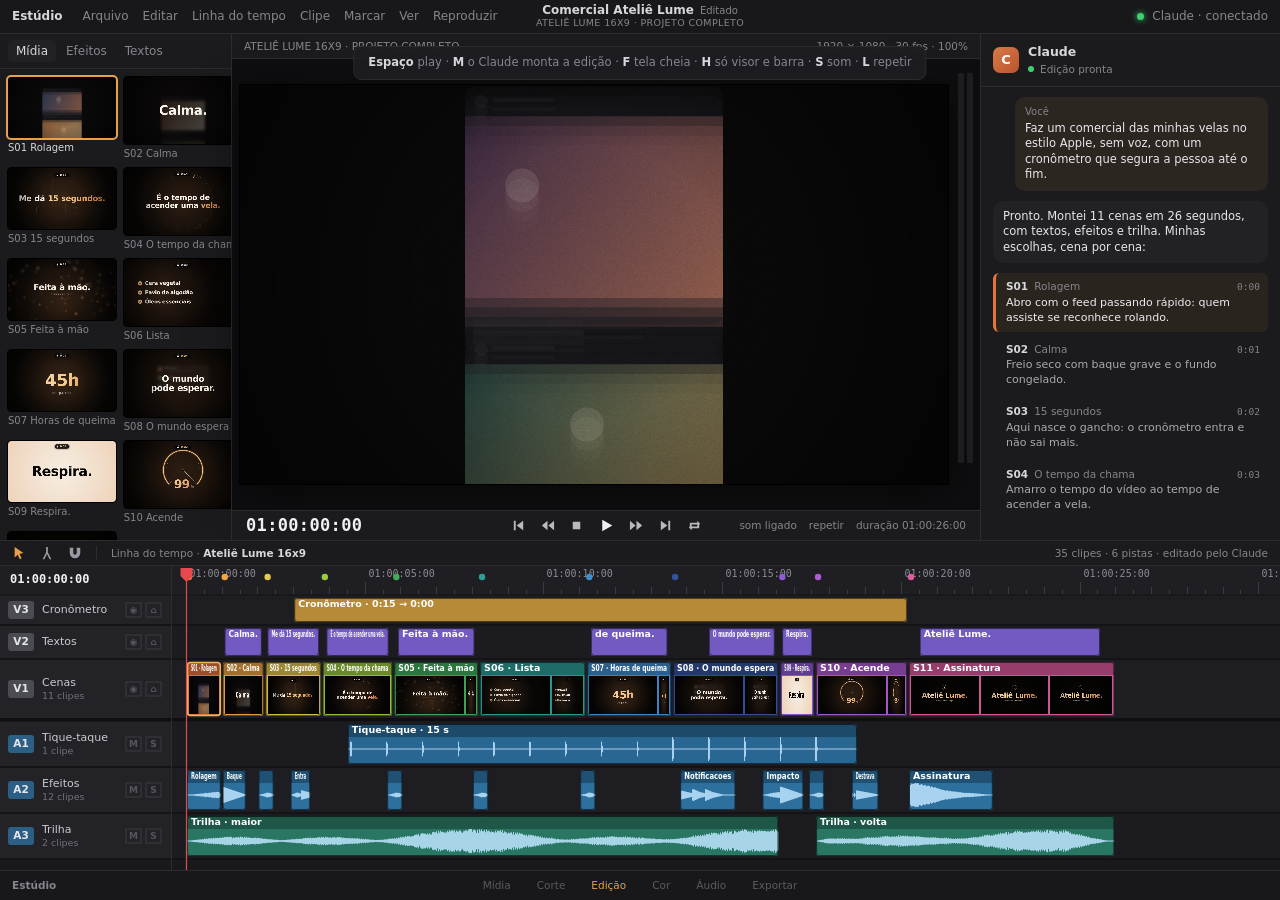
<file: assets/comercial/estudio.html>
<!doctype html>
<!-- Motor do "Estúdio de edição", skill gratuita de Amanda Diniz (Divos da IA), adaptado ao edvid em 2026-10-17:
     fontes locais (fontes.arquivos), exportação direta em MP4 (#exportar) e quadros de conferência (#tempos).
     A ficha é escrita por helpers/comercial.py; não edite o PROJETO à mão. -->
<html lang="pt-BR">
<head>
<meta charset="utf-8">
<meta name="viewport" content="width=device-width, initial-scale=1">
<title>Estúdio edvid</title>
<link rel="icon" href="data:,">
<style>
  :root {
    --fundo: #121214; --painel: #1b1b1e; --painel2: #222226; --borda: #2b2b30;
    --texto: #d6d6db; --suave: #85858e; --fraco: #5a5a62; --ativo: #e9a04b; --play: #e5484d;
  }
  * { box-sizing: border-box; margin: 0; padding: 0; }
  html, body { height: 100%; background: var(--fundo); color: var(--texto); overflow: hidden;
    font: 12px/1.35 system-ui, -apple-system, "Segoe UI", Roboto, Arial, sans-serif; user-select: none; }
  body.sem-cursor, body.sem-cursor * { cursor: none !important; }
  #app { display: grid; grid-template-rows: 34px minmax(0, 1fr) auto 30px; height: 100vh; }

  header { display: grid; grid-template-columns: 1fr auto 1fr; align-items: center; padding: 0 12px; background: #18181b; border-bottom: 1px solid var(--borda); }
  header .menus { display: flex; gap: 14px; color: var(--suave); white-space: nowrap; overflow: hidden; }
  header .menus b { color: var(--texto); font-weight: 600; margin-right: 6px; }
  header .titulo { text-align: center; line-height: 1.15; }
  header .titulo strong { font-weight: 600; font-size: 12px; }
  header .titulo span { color: var(--suave); font-size: 10px; margin-left: 6px; }
  header .titulo small { display: block; color: var(--suave); font-size: 9.5px; letter-spacing: .04em; }
  header .estado { justify-self: end; display: flex; align-items: center; gap: 8px; color: var(--suave); }
  header .estado i { width: 7px; height: 7px; border-radius: 50%; background: #3ecf6e; box-shadow: 0 0 6px #3ecf6e; }

  #meio { display: grid; grid-template-columns: 232px minmax(0, 1fr) 300px; min-height: 0; }
  body.limpo #meio { grid-template-columns: minmax(0, 1fr); }
  body.limpo #meio > aside { display: none !important; }
  .lateral { background: var(--painel); border-right: 1px solid var(--borda); display: flex; flex-direction: column; min-height: 0; }
  .lateral.dir { border-right: 0; border-left: 1px solid var(--borda); }
  .abas { display: flex; gap: 2px; padding: 6px 8px; border-bottom: 1px solid var(--borda); }
  .abas span { padding: 3px 8px; border-radius: 4px; color: var(--suave); }
  .abas span.on { background: var(--painel2); color: var(--texto); }
  #midia { padding: 8px; display: grid; grid-template-columns: 1fr 1fr; gap: 8px; overflow: hidden; align-content: start; }
  #midia .item { cursor: pointer; }
  #midia canvas { width: 100%; aspect-ratio: 16/9; border-radius: 3px; display: block; outline: 1px solid #000; }
  #midia .item.on canvas { outline: 2px solid var(--ativo); }
  #midia .item p { font-size: 10px; color: var(--suave); margin-top: 3px; white-space: nowrap; overflow: hidden; text-overflow: ellipsis; }
  #midia .item.on p { color: var(--texto); }
  #midia .som { grid-column: span 2; display: flex; align-items: center; gap: 8px; padding: 5px 6px; background: var(--painel2); border-radius: 4px; color: var(--suave); font-size: 10.5px; }
  #midia .som i { width: 22px; height: 16px; border-radius: 3px; display: inline-block; }

  #centro { display: flex; flex-direction: column; min-width: 0; min-height: 0; background: #0e0e10; }
  .barra-visor { display: flex; justify-content: space-between; align-items: center; padding: 5px 12px; color: var(--suave); font-size: 10.5px; background: var(--painel); border-bottom: 1px solid var(--borda); }
  #palco { flex: 1; min-height: 0; display: flex; align-items: center; justify-content: center; gap: 10px; padding: 10px; }
  #visor { background: #000; display: block; box-shadow: 0 0 0 1px #000, 0 10px 40px rgba(0,0,0,.5); }
  #medidor { display: flex; gap: 3px; align-self: stretch; padding: 4px 0; }
  #medidor div { width: 6px; background: #1d1d20; border-radius: 1px; position: relative; overflow: hidden; }
  #medidor div i { position: absolute; left: 0; right: 0; bottom: 0; background: linear-gradient(to top, #3fbf6a 0%, #3fbf6a 65%, #e8c547 82%, #e5484d 100%); background-size: 100% var(--alto); background-position: bottom; }
  .transporte { display: grid; grid-template-columns: 1fr auto 1fr; align-items: center; padding: 6px 14px; background: var(--painel); border-top: 1px solid var(--borda); }
  #tc { font: 600 17px/1 ui-monospace, "SF Mono", Menlo, Consolas, monospace; color: #f0f0f2; letter-spacing: .02em; }
  .botoes { display: flex; gap: 14px; align-items: center; }
  .botoes span { cursor: pointer; }
  .botoes svg { width: 15px; height: 15px; fill: #b9b9c0; display: block; }
  .botoes .play svg { width: 17px; height: 17px; fill: #f0f0f2; }
  body.tocando .botoes .play svg { fill: var(--play); }
  .transporte .dir { justify-self: end; display: flex; gap: 12px; color: var(--suave); font-size: 10.5px; align-items: center; }
  .transporte .dir .on { color: var(--ativo); }

  #claude { display: flex; flex-direction: column; min-height: 0; }
  .cab-claude { display: flex; align-items: center; gap: 9px; padding: 10px 12px; border-bottom: 1px solid var(--borda); }
  .cab-claude .av { width: 26px; height: 26px; border-radius: 7px; background: linear-gradient(135deg, #d97b4a, #b9542d); display: grid; place-items: center; color: #fff; font-weight: 700; font-size: 13px; }
  .cab-claude strong { font-size: 12.5px; font-weight: 600; }
  #status { font-size: 10.5px; color: var(--suave); margin-top: 1px; display: flex; align-items: center; gap: 6px; }
  #status i { width: 6px; height: 6px; border-radius: 50%; background: #3ecf6e; }
  body.montando #status i { background: var(--ativo); animation: pisca .6s infinite alternate; }
  @keyframes pisca { to { opacity: .2; } }
  #conversa { flex: 1; overflow: hidden; padding: 10px 12px; display: flex; flex-direction: column; gap: 10px; }
  .balao { background: var(--painel2); border-radius: 10px; padding: 8px 10px; font-size: 11.5px; color: #e6e6ea; }
  .balao.voce { align-self: flex-end; background: #2c2620; max-width: 92%; }
  .balao.voce b { display: block; font-size: 10px; color: var(--suave); font-weight: 500; margin-bottom: 2px; }
  #notas { list-style: none; display: flex; flex-direction: column; gap: 4px; overflow: hidden; }
  #notas li { padding: 6px 8px 6px 10px; border-radius: 6px; border-left: 3px solid transparent; transition: background .15s; cursor: pointer; }
  #notas li .topo { display: flex; gap: 6px; align-items: baseline; font-size: 10.5px; color: var(--suave); }
  #notas li .topo b { color: var(--texto); font-weight: 600; }
  #notas li .topo s { text-decoration: none; margin-left: auto; font-family: ui-monospace, Menlo, monospace; font-size: 9.5px; }
  #notas li p { font-size: 11px; color: #a9a9b1; margin-top: 2px; }
  #notas li.on { background: #2a241e; border-left-color: var(--cor, var(--ativo)); }
  #notas li.on p { color: #ececf0; }
  body.montando #notas li { display: none; }
  body.montando #notas li.pronta { display: block; animation: entra .25s ease-out; }
  @keyframes entra { from { opacity: 0; transform: translateY(6px); } }

  #linha { background: var(--painel); border-top: 1px solid var(--borda); }
  .ferramentas { display: flex; align-items: center; gap: 14px; padding: 5px 12px; border-bottom: 1px solid var(--borda); color: var(--suave); font-size: 10.5px; }
  .ferramentas svg { width: 14px; height: 14px; fill: #9a9aa2; display: block; }
  .ferramentas .on svg { fill: var(--ativo); }
  .ferramentas .sep { width: 1px; height: 14px; background: var(--borda); }
  .ferramentas .fim { margin-left: auto; }
  #tl { display: block; width: 100%; height: 300px; cursor: text; }
  footer { display: flex; justify-content: center; align-items: center; gap: 26px; background: #18181b; border-top: 1px solid var(--borda); color: var(--fraco); font-size: 10.5px; position: relative; }
  footer span.on { color: var(--ativo); }
  footer b { position: absolute; left: 12px; color: var(--suave); font-weight: 600; }
  #dica { position: fixed; left: 50%; top: 46px; transform: translateX(-50%); background: rgba(30,30,34,.96); border: 1px solid var(--borda); padding: 8px 14px; border-radius: 8px; color: var(--suave); font-size: 11.5px; transition: opacity .6s; z-index: 5; white-space: nowrap; }
  #dica b { color: var(--texto); }
  #carregando { position: fixed; inset: 0; display: grid; place-items: center; background: var(--fundo); color: var(--suave); z-index: 20; font-size: 13px; }
</style>
</head>
<body>
<div id="carregando">montando o estúdio…</div>
<div id="app">
  <header>
    <div class="menus"><b id="nomeEstudio">Estúdio</b><span>Arquivo</span><span>Editar</span><span>Linha do tempo</span><span>Clipe</span><span>Marcar</span><span>Ver</span><span>Reproduzir</span></div>
    <div class="titulo"><strong id="nomeProjeto"></strong><span>Editado</span><small id="subProjeto"></small></div>
    <div class="estado"><i></i><span>Claude · conectado</span></div>
  </header>
  <div id="meio">
    <aside class="lateral">
      <div class="abas"><span class="on">Mídia</span><span>Efeitos</span><span>Textos</span></div>
      <div id="midia"></div>
    </aside>
    <section id="centro">
      <div class="barra-visor"><span id="nomeLinha"></span><span>1920 × 1080 · 30 fps · 100%</span></div>
      <div id="palco">
        <canvas id="visor" width="1920" height="1080"></canvas>
        <div id="medidor"><div><i></i></div><div><i></i></div></div>
      </div>
      <div class="transporte">
        <div id="tc">01:00:00:00</div>
        <div class="botoes">
          <span data-acao="inicio"><svg viewBox="0 0 16 16"><path d="M3 3h2v10H3zM13 3v10L6 8z"/></svg></span>
          <span data-acao="volta"><svg viewBox="0 0 16 16"><path d="M8 3v10L2 8zM15 3v10L9 8z"/></svg></span>
          <span data-acao="parar"><svg viewBox="0 0 16 16"><path d="M4 4h8v8H4z"/></svg></span>
          <span data-acao="play" class="play"><svg viewBox="0 0 16 16"><path id="iconePlay" d="M4 2.5v11L13.5 8z"/></svg></span>
          <span data-acao="avanca"><svg viewBox="0 0 16 16"><path d="M1 3v10l6-5zM8 3v10l6-5z"/></svg></span>
          <span data-acao="fim"><svg viewBox="0 0 16 16"><path d="M11 3h2v10h-2zM3 3v10l7-5z"/></svg></span>
          <span data-acao="repetir"><svg viewBox="0 0 16 16"><path d="M4 5h7V3l3 3-3 3V7H5v2H3V6a1 1 0 0 1 1-1zm8 6H5v2l-3-3 3-3v2h6V7h2v3a1 1 0 0 1-1 1z"/></svg></span>
        </div>
        <div class="dir"><span id="rotSom">som ligado</span><span id="rotRep">repetir</span><span id="duracaoTotal"></span></div>
      </div>
    </section>
    <aside class="lateral dir" id="claude">
      <div class="cab-claude">
        <div class="av">C</div>
        <div><strong>Claude</strong><div id="status"><i></i><span id="statusTxt">Edição pronta</span></div></div>
      </div>
      <div id="conversa">
        <div class="balao voce"><b>Você</b><span id="pedido"></span></div>
        <div class="balao" id="resumo"></div>
        <ul id="notas"></ul>
      </div>
    </aside>
  </div>
  <section id="linha">
    <div class="ferramentas">
      <span class="on"><svg viewBox="0 0 16 16"><path d="M3 1l10 7-4.5 1L11 14l-2 1-2.5-5L3 13z"/></svg></span>
      <span><svg viewBox="0 0 16 16"><path d="M7 1h2v6l4 8h-2L8 9l-3 6H3l4-8z"/></svg></span>
      <span><svg viewBox="0 0 16 16"><path d="M2 2h4v6a2 2 0 0 0 4 0V2h4v6a6 6 0 0 1-12 0z"/></svg></span>
      <span class="sep"></span>
      <span>Linha do tempo · <b id="nomeLinha2" style="font-weight:600;color:#d6d6db"></b></span>
      <span class="fim" id="infoClipes"></span>
    </div>
    <canvas id="tl"></canvas>
  </section>
  <footer>
    <b id="rodape">Estúdio</b>
    <span>Mídia</span><span>Corte</span><span class="on">Edição</span><span>Cor</span><span>Áudio</span><span>Exportar</span>
  </footer>
</div>
<div id="dica"><b>Espaço</b> play · <b>M</b> o Claude monta a edição · <b>F</b> tela cheia · <b>H</b> só visor e barra · <b>S</b> som · <b>L</b> repetir</div>

<script>
// =====================================================================================
// A FICHA DO COMERCIAL. É a única parte que muda de um comercial pro outro.
// O formato de cada campo e o catálogo de cenas estão em referencias/ficha.md da skill.
// =====================================================================================
const PROJETO = /*PROJETO*/{
  "estudio": "Estúdio",
  "marca": "Ateliê Lume",
  "titulo": "Comercial Ateliê Lume",
  "pedido": "Faz um comercial das minhas velas no estilo Apple, sem voz, com um cronômetro que segura a pessoa até o fim.",
  "duracao": 26,
  "cores": { "fundo": "#0a0807", "texto": "#fbf4ea", "destaque": "#f3c98b", "acento": "#d9894a", "suave": "#b8a99a", "claro": "#f6ecdf" },
  "fontes": { "titulo": "Inter", "peso": 600, "texto": "Inter" },
  "cronometro": { "segundos": 15, "aparece": 3.0, "comeca": 3.6, "zera": 18.6, "some": 20.2 },
  "trilha": { "tom": "maior", "volume": 0.16, "pausa": [16.6, 17.6] },
  "imagens": {},
  "cenas": [
    { "id": "S01", "nome": "Rolagem", "tipo": "rolagem", "ini": 0, "fim": 1.0, "nota": "Abro com o feed passando rápido: quem assiste se reconhece rolando." },
    { "id": "S02", "nome": "Calma", "tipo": "rolagem", "ini": 1.0, "fim": 2.2, "params": { "parado": true }, "nota": "Freio seco com baque grave e o fundo congelado." },
    { "id": "S03", "nome": "15 segundos", "tipo": "numero", "ini": 2.2, "fim": 3.8, "params": { "texto": "15" }, "nota": "Aqui nasce o gancho: o cronômetro entra e não sai mais." },
    { "id": "S04", "nome": "O tempo da chama", "tipo": "anel", "ini": 3.8, "fim": 5.8, "params": { "marcas": 15, "progresso": "cronometro" }, "nota": "Amarro o tempo do vídeo ao tempo de acender a vela." },
    { "id": "S05", "nome": "Feita à mão", "tipo": "particulas", "ini": 5.8, "fim": 8.2, "nota": "Brilhos lentos, como a luz de uma chama." },
    { "id": "S06", "nome": "Lista", "tipo": "lista", "ini": 8.2, "fim": 11.2, "params": { "itens": ["Cera vegetal", "Pavio de algodão", "Óleos essenciais"] }, "nota": "Três provas curtas em vez de um parágrafo." },
    { "id": "S07", "nome": "Horas de queima", "tipo": "contador", "ini": 11.2, "fim": 13.6, "params": { "ate": 45, "sufixo": "h" }, "nota": "O número vira o título." },
    { "id": "S08", "nome": "O mundo espera", "tipo": "notificacoes", "ini": 13.6, "fim": 16.6, "params": { "itens": [["Mensagens", "12 novas mensagens no grupo"], ["Agenda", "Reunião em 5 minutos"], ["E-mail", "Re: proposta (urgente)"]] }, "nota": "Quebro o ritmo com o barulho do dia." },
    { "id": "S09", "nome": "Respira.", "tipo": "fundo", "ini": 16.6, "fim": 17.6, "params": { "estilo": "claro" }, "nota": "Inverto as cores: fundo claro e uma palavra." },
    { "id": "S10", "nome": "Acende", "tipo": "medidor", "ini": 17.6, "fim": 20.2, "params": { "valor": 100, "max": 100, "unidade": "%", "rotulo": "presença" }, "nota": "O ponteiro fecha junto com o cronômetro." },
    { "id": "S11", "nome": "Assinatura", "tipo": "assinatura", "ini": 20.2, "fim": 26, "params": { "monograma": "L" }, "nota": "Assinatura limpa: a marca e a frase." }
  ],
  "textos": [
    { "ini": 1.05, "fim": 2.15, "linhas": ["Calma."], "tam": 210 },
    { "ini": 2.25, "fim": 3.75, "linhas": ["Me dá 15 segundos."], "tam": 140, "destaque": [0, "15 segundos."] },
    { "ini": 3.9, "fim": 5.7, "linhas": ["É o tempo de", "acender uma vela."], "tam": 120, "destaque": [1, "vela."] },
    { "ini": 5.9, "fim": 8.1, "linhas": ["Feita à mão."], "tam": 150, "sub": "Em pequenos lotes." },
    { "ini": 11.3, "fim": 13.5, "linhas": ["de queima."], "tam": 64, "y": 760, "peso": 500, "cor": "suave" },
    { "ini": 14.6, "fim": 16.5, "linhas": ["O mundo", "pode esperar."], "tam": 140 },
    { "ini": 16.65, "fim": 17.55, "linhas": ["Respira."], "tam": 240, "cor": "escuro" },
    { "ini": 20.5, "fim": 25.6, "linhas": ["Ateliê Lume."], "tam": 190, "cor": "grad", "sub": "Acende o seu tempo.", "y": 600 }
  ],
  "sons": [
    { "t": 0, "tipo": "rolagem", "dur": 1.0 }, { "t": 1.0, "tipo": "baque" }, { "t": 2.0, "tipo": "whoosh" },
    { "t": 2.9, "tipo": "entra" }, { "t": 5.6, "tipo": "whoosh" }, { "t": 8.0, "tipo": "whoosh" },
    { "t": 11.0, "tipo": "whoosh" }, { "t": 13.8, "tipo": "notificacoes" }, { "t": 16.1, "tipo": "impacto" },
    { "t": 17.4, "tipo": "whoosh" }, { "t": 18.6, "tipo": "destrava" }, { "t": 20.2, "tipo": "assinatura" }
  ]
}/*FIM-PROJETO*/;

// =====================================================================================
// Daqui pra baixo é o motor do estúdio. Não precisa mexer pra fazer um comercial novo.
// =====================================================================================
const W = 1920, H = 1080, FPS = 30, DUR = PROJETO.duracao, P = PROJETO;
const hex6 = h => { h = String(h || '').trim().replace(/^#/, ''); if (h.length === 3 || h.length === 4) h = [...h.slice(0, 3)].map(c => c + c).join(''); return /^[0-9a-f]{6}/i.test(h) ? '#' + h.slice(0, 6) : null; };
const C = Object.assign({ fundo: '#0a0807', texto: '#fbf4ea', destaque: '#f3c98b', acento: '#d9894a', suave: '#b8a99a', claro: '#f6ecdf' }, P.cores || {});
for (const k of Object.keys(C)) C[k] = hex6(C[k]) || '#888888';   // aceita #fff e #rrggbbaa; cor inválida vira cinza em vez de quebrar
const FT = `"${(P.fontes && P.fontes.titulo) || 'Inter'}", system-ui, -apple-system, "Segoe UI", Arial, sans-serif`;
const PESO = (P.fontes && P.fontes.peso) || 600;
const CORES_CENA = ['#e8743b', '#f2a541', '#e6c84a', '#9ccc3c', '#3fae5b', '#2aa198', '#3d8fd1', '#33539e', '#8e5bd6', '#b05bd6', '#e05aa0', '#d94f5c', '#c9a77c', '#d8c7a0', '#9a6a43', '#6f8f9e', '#6b4a32'];
P.cenas.forEach((c, i) => { c.cor = c.cor || CORES_CENA[i % CORES_CENA.length]; c.params = c.params || {}; });

const clamp = (x, a = 0, b = 1) => Math.min(b, Math.max(a, x));
const lerp = (a, b, p) => a + (b - a) * p;
const easeOut = p => 1 - Math.pow(1 - clamp(p), 3);
const easeOutExpo = p => (p >= 1 ? 1 : 1 - Math.pow(2, -10 * clamp(p)));
const easeInOut = p => { p = clamp(p); return p < .5 ? 4 * p * p * p : 1 - Math.pow(-2 * p + 2, 3) / 2; };
const mola = (p, k = 7, w = 9) => (p <= 0 ? 0 : 1 - Math.exp(-k * p) * Math.cos(w * p));
function rng(seed) { return () => { seed |= 0; seed = seed + 0x6D2B79F5 | 0; let t = Math.imul(seed ^ seed >>> 15, 1 | seed); t = t + Math.imul(t ^ t >>> 7, 61 | t) ^ t; return ((t ^ t >>> 14) >>> 0) / 4294967296; }; }
const pad = n => String(n).padStart(2, '0');
const tc = t => { const f = Math.min(FPS - 1, Math.floor((t % 1) * FPS + 1e-6)); return `01:00:${pad(Math.floor(t))}:${pad(f)}`; };
function canvas(w, h) { const c = document.createElement('canvas'); c.width = w; c.height = h; return c; }
function retArred(ctx, x, y, w, h, r) { ctx.beginPath(); ctx.roundRect(x, y, w, h, r); }
function rgba(hex, a) { const n = parseInt(hex.slice(1), 16); return `rgba(${n >> 16},${(n >> 8) & 255},${n & 255},${a})`; }
function mistura(h1, h2, p) { const a = parseInt(h1.slice(1), 16), b = parseInt(h2.slice(1), 16); const c = s => Math.round(lerp((a >> s) & 255, (b >> s) & 255, p)); return '#' + [16, 8, 0].map(s => c(s).toString(16).padStart(2, '0')).join(''); }
const CACHE = {};
function memo(chave, w, h, desenha) { if (!CACHE[chave]) { const c = canvas(w, h); desenha(c.getContext('2d')); CACHE[chave] = c; } return CACHE[chave]; }
const IMG = {};

// ---------- texto animado ----------
function corTexto(ctx, item, x0, y, largura, destaque) {
  if (item.cor === 'escuro') return C.fundo;
  if (item.cor === 'suave') return C.suave;
  if (item.cor === 'grad' || destaque) {
    const g = ctx.createLinearGradient(x0, y - item.tam, x0 + largura, y);
    g.addColorStop(0, mistura(C.destaque, '#ffffff', .35)); g.addColorStop(.5, C.destaque); g.addColorStop(1, C.acento);
    return g;
  }
  return C.texto;
}
function desenhaTexto(ctx, item, t) {
  const lt = t - item.ini, dur = item.fim - item.ini;
  if (lt < 0 || lt > dur) return;
  const saida = clamp((lt - (dur - 0.3)) / 0.3);
  const tam = item.tam || 140, peso = item.peso || PESO;
  ctx.save();
  ctx.textBaseline = 'alphabetic';
  ctx.font = `${peso} ${tam}px ${FT}`;
  ctx.letterSpacing = `${(-tam * 0.022).toFixed(1)}px`;
  const esp = ctx.measureText(' ').width + tam * 0.03;
  const altLinha = tam * 1.06, subTam = Math.max(34, Math.round(tam * 0.26));
  const altBloco = altLinha * item.linhas.length + (item.sub ? subTam * 1.9 : 0);
  let y = (item.y ?? 540) - altBloco / 2 + tam * 0.86, k = 0;
  item.linhas.forEach((linha, li) => {
    const palavras = linha.split(' ');
    const larg = palavras.map(p => ctx.measureText(p).width);
    const total = larg.reduce((a, b) => a + b, 0) + esp * (palavras.length - 1);
    let x = item.alinhar === 'esq' ? (item.x ?? 170) : W / 2 - total / 2;
    const x0 = x;
    const dest = item.destaque && item.destaque[0] === li ? item.destaque[1].split(' ') : [];
    palavras.forEach((p, pi) => {
      const ehDest = dest.length && pi >= palavras.length - dest.length;
      const a = easeOut((lt - k * 0.055) / 0.55), op = a * (1 - saida);
      if (op > 0.002) {
        const blur = (1 - a) * 18 + saida * 12;
        ctx.filter = blur > 0.4 ? `blur(${blur.toFixed(1)}px)` : 'none';
        ctx.globalAlpha = op;
        ctx.fillStyle = corTexto(ctx, item, x0, y, total, ehDest);
        ctx.fillText(p, x, y + (1 - a) * tam * 0.22 - saida * tam * 0.1);
      }
      x += larg[pi] + esp; k++;
    });
    y += altLinha;
  });
  if (item.sub) {
    const a = easeOut((lt - 0.35) / 0.6);
    ctx.font = `500 ${subTam}px ${FT}`; ctx.letterSpacing = '0px';
    const ls = ctx.measureText(item.sub).width;
    const x = item.alinhar === 'esq' ? (item.x ?? 170) + 4 : W / 2 - ls / 2;
    const blur = (1 - a) * 10 + saida * 10;
    ctx.filter = blur > 0.4 ? `blur(${blur.toFixed(1)}px)` : 'none';
    ctx.globalAlpha = a * (1 - saida); ctx.fillStyle = C.suave;
    ctx.fillText(item.sub, x, y - altLinha + tam * 0.14 + subTam * 1.5 + (1 - a) * 14);
  }
  ctx.restore();
}

// ---------- cronômetro (opcional) ----------
function cadeado(ctx, x, y, s, aberto) {
  ctx.save(); ctx.translate(x, y); ctx.scale(s, s);
  ctx.lineWidth = 3.4; ctx.strokeStyle = C.texto; ctx.fillStyle = C.texto;
  ctx.save(); ctx.translate(aberto * 9, -aberto * 7); ctx.rotate(-aberto * 0.5);
  ctx.beginPath(); ctx.moveTo(-7, -2); ctx.lineTo(-7, -9); ctx.arc(0, -9, 7, Math.PI, 0); ctx.lineTo(7, -2 + aberto * -4); ctx.stroke();
  ctx.restore();
  retArred(ctx, -11, -3, 22, 17, 4); ctx.fill();
  ctx.restore();
}
function desenhaCronometro(ctx, t) {
  const c = P.cronometro;
  if (!c || t < c.aparece || t > c.some) return;
  const ent = mola((t - c.aparece) / 0.75, 6, 10), sai = clamp((t - (c.some - 0.45)) / 0.45);
  const resto = t < c.comeca ? c.segundos : clamp(Math.ceil(c.zera - t - 1e-6), 0, c.segundos);
  const desde = t < c.comeca ? 1 : (t - c.comeca) % 1, rola = easeOut(desde / 0.22);
  const aberto = easeOutExpo((t - c.zera) / 0.4);
  const pulso = t >= c.zera ? Math.sin(clamp((t - c.zera) / 0.35) * Math.PI) * 0.08 : 0;
  ctx.save(); ctx.globalAlpha = 1 - sai;
  ctx.translate(W / 2, lerp(-70, 96, ent) - sai * 30); ctx.scale(1 + pulso, 1 + pulso);
  const pw = 264, ph = 80;
  ctx.shadowColor = 'rgba(0,0,0,.45)'; ctx.shadowBlur = 30; ctx.shadowOffsetY = 8;
  retArred(ctx, -pw / 2, -ph / 2, pw, ph, ph / 2); ctx.fillStyle = rgba(mistura(C.fundo, '#000000', .2), .84); ctx.fill();
  ctx.shadowColor = 'transparent'; ctx.lineWidth = 1.5; ctx.strokeStyle = rgba(C.texto, .16); ctx.stroke();
  cadeado(ctx, -pw / 2 + 52, 0, 1.25, aberto);
  ctx.save(); retArred(ctx, -40, -ph / 2 + 6, 150, ph - 12, 8); ctx.clip();
  ctx.font = `600 46px ${FT}`; ctx.textBaseline = 'middle'; ctx.textAlign = 'center';
  const cor = resto <= 5 && t >= c.comeca ? C.destaque : C.texto, xs = [-20, 2, 30, 60];
  const escreve = (n, dy, a) => { ctx.globalAlpha = a * (1 - sai); ctx.fillStyle = cor; [...`${Math.floor(n / 60)}:${pad(n % 60)}`].forEach((ch, i) => ctx.fillText(ch, xs[i] ?? (60 + (i - 3) * 30), 2 + dy)); };
  if (rola < 1 && t >= c.comeca + 0.001) { escreve(resto + 1, -rola * 34, 1 - rola); escreve(resto, (1 - rola) * 34, rola); } else escreve(resto, 0, 1);
  ctx.restore(); ctx.restore();
}
const decorridoEm = t => P.cronometro ? clamp(t - P.cronometro.comeca, 0, P.cronometro.segundos) : 0;

// ---------- recursos pré-desenhados ----------
const GRAO = canvas(512, 512);
(() => { const g = GRAO.getContext('2d'), img = g.createImageData(512, 512), r = rng(3);
  for (let i = 0; i < img.data.length; i += 4) { const v = 128 + (r() - .5) * 255; img.data[i] = img.data[i + 1] = img.data[i + 2] = v; img.data[i + 3] = 255; }
  g.putImageData(img, 0, 0); })();
const VINHETA = canvas(W, H);
(() => { const g = VINHETA.getContext('2d'), gr = g.createRadialGradient(W / 2, H / 2, H * .35, W / 2, H / 2, H * 1.02);
  gr.addColorStop(0, 'rgba(0,0,0,0)'); gr.addColorStop(1, 'rgba(0,0,0,.6)'); g.fillStyle = gr; g.fillRect(0, 0, W, H); })();
function fundoBrilho(ctx, x, y, r, intensidade = 1) {
  ctx.fillStyle = C.fundo; ctx.fillRect(0, 0, W, H);
  const g = ctx.createRadialGradient(x, y, 0, x, y, r);
  g.addColorStop(0, rgba(C.acento, 0.22 * intensidade)); g.addColorStop(1, rgba(C.acento, 0));
  ctx.fillStyle = g; ctx.fillRect(0, 0, W, H);
}

// feed genérico pra cena de rolagem
const FEED = (() => { const r = rng(11), cards = []; let y = 0;
  const pares = [[C.acento, C.destaque], ['#3b4a6b', '#c47a5a'], ['#2d5a4f', '#d8b36a'], ['#5b3a5f', '#e08a6a'], ['#24364f', '#7fb0c9'], [mistura(C.fundo, C.acento, .5), C.claro]];
  for (let i = 0; i < 28; i++) { const h = 420 + r() * 260; cards.push({ y, h, cores: pares[Math.floor(r() * pares.length)], sol: r(), linhas: 1 + Math.floor(r() * 2) }); y += h + 30; }
  return { cards, total: y }; })();
function desenhaFeed(ctx, desloc, borraVel) {
  const larg = 700, x = W / 2 - larg / 2, copias = borraVel > 0 ? 4 : 1;
  for (let k = 0; k < copias; k++) {
    ctx.save(); ctx.globalAlpha = copias > 1 ? 0.34 : 1;
    const d = desloc + k * borraVel;
    for (const c of FEED.cards) {
      const y = ((c.y - d) % FEED.total + FEED.total) % FEED.total - 200;
      if (y > H || y + c.h < 0) continue;
      retArred(ctx, x, y, larg, c.h, 26); ctx.fillStyle = '#1d1d21'; ctx.fill();
      ctx.fillStyle = '#2c2c31'; ctx.beginPath(); ctx.arc(x + 44, y + 40, 18, 0, 7); ctx.fill();
      retArred(ctx, x + 74, y + 30, 170, 10, 5); ctx.fill();
      const ih = c.h - 150, g = ctx.createLinearGradient(x, y + 80, x + larg, y + 80 + ih);
      g.addColorStop(0, c.cores[0]); g.addColorStop(1, c.cores[1]);
      ctx.fillStyle = g; ctx.fillRect(x, y + 80, larg, ih);
      ctx.fillStyle = 'rgba(255,240,220,.3)'; ctx.beginPath(); ctx.arc(x + 120 + c.sol * 440, y + 80 + ih * 0.38, 46, 0, 7); ctx.fill();
      ctx.fillStyle = '#2c2c31';
      for (let i = 0; i < c.linhas + 1; i++) { retArred(ctx, x + 22, y + 80 + ih + 24 + i * 18, i ? 300 : 460, 9, 4); ctx.fill(); }
    }
    ctx.restore();
  }
}

// ---------- catálogo de cenas (cada tipo usa as cores da marca) ----------
// assinatura de cada uma: (ctx, lt = tempo dentro da cena, d = duração da cena, t = tempo do vídeo, p = params)
const CENA = {
  rolagem(ctx, lt, d, t, p) {
    ctx.fillStyle = '#0a0a0b'; ctx.fillRect(0, 0, W, H);
    if (!p.parado) { desenhaFeed(ctx, 300 + 3800 * Math.pow(lt / d, 1.2), 26); return; }
    const parado = memo('feedParado', W, H, g => desenhaFeed(g, 4100, 0));
    ctx.save(); const s = 1 + 0.03 * (lt / d); ctx.translate(W / 2, H / 2); ctx.scale(s, s); ctx.translate(-W / 2, -H / 2);
    ctx.filter = `blur(${lerp(4, 22, easeOut(lt / 0.4))}px)`; ctx.drawImage(parado, 0, 0); ctx.restore();
    ctx.fillStyle = rgba(C.fundo, lerp(.35, .74, easeOut(lt / 0.4))); ctx.fillRect(0, 0, W, H);
  },
  fundo(ctx, lt, d, t, p) {
    if (p.estilo === 'claro') {
      const g = ctx.createRadialGradient(W / 2, H / 2, 100, W / 2, H / 2, 1100);
      g.addColorStop(0, C.claro); g.addColorStop(1, mistura(C.claro, C.acento, .25));
      ctx.fillStyle = g; ctx.fillRect(0, 0, W, H);
      if (lt < 0.1) { ctx.fillStyle = `rgba(255,255,255,${1 - lt / 0.1})`; ctx.fillRect(0, 0, W, H); }
      return;
    }
    fundoBrilho(ctx, p.x ?? W / 2, p.y ?? H / 2, 900, p.estilo === 'escuro' ? 0.3 : 1);
  },
  numero(ctx, lt, d, t, p) {
    fundoBrilho(ctx, W / 2, H / 2, 900);
    ctx.save(); ctx.translate(W / 2, H / 2 + 40); const s = lerp(1.12, 1, easeOut(lt / d)); ctx.scale(s, s);
    ctx.font = `700 ${p.tamanho || 820}px ${FT}`; ctx.textAlign = 'center'; ctx.textBaseline = 'middle'; ctx.letterSpacing = '-24px';
    ctx.strokeStyle = rgba(C.acento, 0.2 * easeOut(lt / 0.5)); ctx.lineWidth = 2.5; ctx.strokeText(String(p.texto ?? ''), 0, 0);
    ctx.restore();
  },
  anel(ctx, lt, d, t, p) {
    fundoBrilho(ctx, W / 2, H / 2, 820, .8);
    const n = p.marcas || 24, prog = p.progresso === 'cronometro' && P.cronometro ? decorridoEm(t) / P.cronometro.segundos : (p.progresso ?? lt / d);
    const e = easeOut(lt / 0.6), r = lerp(500, 450, e), dec = prog * n;
    ctx.save(); ctx.translate(W / 2, H / 2); ctx.globalAlpha = e; ctx.lineCap = 'round';
    for (let i = 0; i < n; i++) {
      const aceso = i < dec;
      ctx.save(); ctx.rotate(-Math.PI / 2 + (i / n) * Math.PI * 2);
      if (aceso) { ctx.strokeStyle = rgba(C.acento, .25); ctx.lineWidth = 18; ctx.beginPath(); ctx.moveTo(r - 26, 0); ctx.lineTo(r + 8, 0); ctx.stroke(); }
      ctx.strokeStyle = aceso ? C.destaque : (i === Math.floor(dec) ? rgba(C.destaque, .55) : rgba(C.texto, .14));
      ctx.lineWidth = aceso ? 6 : 4; ctx.beginPath(); ctx.moveTo(r - 26, 0); ctx.lineTo(r + 8, 0); ctx.stroke();
      ctx.restore();
    }
    ctx.strokeStyle = rgba(C.destaque, .35); ctx.lineWidth = 2;
    ctx.beginPath(); ctx.arc(0, 0, r + 30, -Math.PI / 2, -Math.PI / 2 + (dec % 1) * Math.PI * 2); ctx.stroke();
    ctx.restore();
  },
  particulas(ctx, lt, d, t, p) {
    fundoBrilho(ctx, W / 2, H * .7, 1000, .9);
    const spr = memo('bokeh', 128, 128, g => { const gr = g.createRadialGradient(64, 64, 0, 64, 64, 64); gr.addColorStop(0, 'rgba(255,255,255,.9)'); gr.addColorStop(.35, 'rgba(255,255,255,.35)'); gr.addColorStop(1, 'rgba(255,255,255,0)'); g.fillStyle = gr; g.fillRect(0, 0, 128, 128); });
    const tint = memo('bokehCor', 128, 128, g => { g.drawImage(spr, 0, 0); g.globalCompositeOperation = 'source-in'; g.fillStyle = C.destaque; g.fillRect(0, 0, 128, 128); });
    const r = rng(p.semente || 7), n = p.quantidade || 70;
    ctx.save(); ctx.globalCompositeOperation = 'screen';
    for (let i = 0; i < n; i++) {
      const z = 0.3 + r() * 1.2, x = (r() * W + lt * (r() - .5) * 60) % W, y = (r() * H - lt * (20 + r() * 50) * z + H * 2) % H;
      const s = 18 + z * 70, a = (0.15 + 0.45 * r()) * (0.6 + 0.4 * Math.sin(lt * 1.5 + i)) * easeOut(lt / 0.5);
      ctx.globalAlpha = a; ctx.drawImage(tint, x - s / 2, y - s / 2, s, s);
    }
    ctx.restore();
  },
  foto(ctx, lt, d, t, p) {
    const im = IMG[p.imagem || 'produto'];
    fundoBrilho(ctx, W * .68, H * .45, 1000);
    if (!im) return CENA.particulas(ctx, lt, d, t, p);
    const z = lerp((p.zoom || [1, 1.07])[0], (p.zoom || [1, 1.07])[1], easeInOut(lt / d)), ent = easeOut(lt / 0.8);
    ctx.save(); ctx.globalAlpha = ent;
    if (p.lado === 'cheia') {
      const e = Math.max(W / im.width, H / im.height) * z, w = im.width * e, h = im.height * e;
      ctx.drawImage(im, (W - w) * (p.px ?? .5), (H - h) * (p.py ?? .5), w, h);
      const g = ctx.createLinearGradient(0, 0, W * .62, 0); g.addColorStop(0, rgba(C.fundo, .78)); g.addColorStop(1, rgba(C.fundo, 0));
      ctx.fillStyle = g; ctx.fillRect(0, 0, W, H);
    } else {
      const cx = p.lado === 'centro' ? W / 2 : W * .68, maxW = p.lado === 'centro' ? 900 : 780, maxH = 760;
      const e = Math.min(maxW / im.width, maxH / im.height) * z, w = im.width * e, h = im.height * e;
      const sombra = memo('sombraFoto', 900, 260, g => { g.filter = 'blur(30px)'; g.fillStyle = 'rgba(0,0,0,.7)'; g.beginPath(); g.ellipse(450, 130, 330, 50, 0, 0, 7); g.fill(); });
      ctx.drawImage(sombra, cx - 450, H / 2 + h / 2 - 160);
      ctx.translate(cx, H / 2 + (1 - ent) * 30);
      if (p.moldura) { ctx.save(); retArred(ctx, -w / 2, -h / 2, w, h, 26); ctx.clip(); ctx.drawImage(im, -w / 2, -h / 2, w, h); ctx.restore(); ctx.strokeStyle = rgba(C.texto, .12); ctx.lineWidth = 2; retArred(ctx, -w / 2, -h / 2, w, h, 26); ctx.stroke(); }
      else ctx.drawImage(im, -w / 2, -h / 2, w, h);
    }
    ctx.restore();
  },
  medidor(ctx, lt, d, t, p) {
    fundoBrilho(ctx, W / 2, 500, 1000, .8);
    const cx = W / 2, cy = 470, r = 320, ini = Math.PI * 0.75, varre = Math.PI * 1.5, max = p.max || 10;
    const x = lt - 0.25, v = x <= 0 ? 0 : (p.valor ?? max) * (1 - Math.exp(-3 * x) * Math.cos(5.5 * x));
    ctx.save(); ctx.translate(cx, cy); ctx.lineCap = 'round';
    ctx.strokeStyle = rgba(C.texto, .08); ctx.lineWidth = 14; ctx.beginPath(); ctx.arc(0, 0, r, ini, ini + varre); ctx.stroke();
    ctx.strokeStyle = rgba(C.acento, .3); ctx.lineWidth = 34; ctx.beginPath(); ctx.arc(0, 0, r, ini, ini + varre * clamp(v / max)); ctx.stroke();
    ctx.strokeStyle = C.destaque; ctx.lineWidth = 12; ctx.beginPath(); ctx.arc(0, 0, r, ini, ini + varre * clamp(v / max)); ctx.stroke();
    for (let b = 0; b <= 20; b++) {
      const a = ini + varre * (b / 20), maior = b % 5 === 0;
      ctx.save(); ctx.rotate(a); ctx.strokeStyle = b / 20 <= v / max ? C.destaque : rgba(C.texto, .25); ctx.lineWidth = maior ? 4 : 2;
      ctx.beginPath(); ctx.moveTo(r - 34, 0); ctx.lineTo(r - (maior ? 64 : 50), 0); ctx.stroke(); ctx.restore();
    }
    const an = ini + varre * clamp(v / max, 0, 1.04);
    ctx.save(); ctx.rotate(an); ctx.strokeStyle = C.texto; ctx.lineWidth = 5; ctx.beginPath(); ctx.moveTo(-30, 0); ctx.lineTo(r - 80, 0); ctx.stroke(); ctx.restore();
    ctx.fillStyle = C.fundo; ctx.beginPath(); ctx.arc(0, 0, 16, 0, 7); ctx.fill(); ctx.strokeStyle = C.destaque; ctx.lineWidth = 3; ctx.stroke();
    ctx.globalAlpha = easeOut(lt / 0.4); ctx.textAlign = 'center'; ctx.textBaseline = 'alphabetic'; ctx.letterSpacing = '-6px';
    const g = ctx.createLinearGradient(-200, 140, 200, 300); g.addColorStop(0, mistura(C.destaque, '#ffffff', .3)); g.addColorStop(1, C.acento);
    ctx.fillStyle = g; ctx.font = `${PESO} 190px ${FT}`;
    const casas = p.casas ?? (Number.isInteger(p.valor ?? max) ? 0 : 1);
    const txt = v.toFixed(casas).replace('.', ','); ctx.fillText(txt, -20, 290);
    const lw = ctx.measureText(txt).width;
    ctx.letterSpacing = '0px'; ctx.font = `500 58px ${FT}`; ctx.fillStyle = C.suave; ctx.textAlign = 'left';
    ctx.fillText(p.unidade || '', -20 + lw / 2 + 18, 286);
    ctx.restore();
  },
  contador(ctx, lt, d, t, p) {
    fundoBrilho(ctx, W / 2, H / 2, 900);
    const e = easeOutExpo(clamp((lt - 0.15) / Math.min(1.6, d * .7)));
    const v = lerp(p.de || 0, p.ate ?? 100, e), casas = p.casas ?? 0;
    const txt = (p.prefixo || '') + v.toLocaleString('pt-BR', { minimumFractionDigits: casas, maximumFractionDigits: casas }) + (p.sufixo || '');
    ctx.save(); ctx.translate(W / 2, H / 2 + 20);
    const s = lerp(.92, 1, easeOut(lt / .8)); ctx.scale(s, s);
    ctx.font = `${PESO} ${p.tamanho || 300}px ${FT}`; ctx.textAlign = 'center'; ctx.textBaseline = 'middle'; ctx.letterSpacing = '-10px';
    const g = ctx.createLinearGradient(-500, -150, 500, 150); g.addColorStop(0, mistura(C.destaque, '#ffffff', .3)); g.addColorStop(.6, C.destaque); g.addColorStop(1, C.acento);
    ctx.globalAlpha = easeOut(lt / .3); ctx.fillStyle = g; ctx.fillText(txt, 0, 0);
    ctx.restore();
  },
  lista(ctx, lt, d, t, p) {
    fundoBrilho(ctx, W * .3, H / 2, 900, .8);
    const itens = p.itens || [], x = p.x ?? 260, passo = 150, y0 = H / 2 - (itens.length - 1) * passo / 2;
    itens.forEach((txt, i) => {
      const a = easeOut((lt - 0.2 - i * 0.45) / 0.5); if (a <= 0) return;
      const y = y0 + i * passo;
      ctx.save(); ctx.globalAlpha = a; ctx.translate((1 - a) * 40, 0);
      ctx.fillStyle = C.destaque; ctx.beginPath(); ctx.arc(x, y, 34, 0, 7); ctx.fill();
      ctx.strokeStyle = C.fundo; ctx.lineWidth = 7; ctx.lineCap = 'round'; ctx.lineJoin = 'round';
      ctx.beginPath(); ctx.moveTo(x - 14, y + 1); ctx.lineTo(x - 3, y + 12); ctx.lineTo(x + 16, y - 12); ctx.stroke();
      ctx.font = `${PESO} 84px ${FT}`; ctx.letterSpacing = '-2px'; ctx.fillStyle = C.texto; ctx.textBaseline = 'middle';
      ctx.fillText(txt, x + 80, y + 4);
      ctx.restore();
    });
  },
  notificacoes(ctx, lt, d, t, p) {
    fundoBrilho(ctx, W / 2, H / 2, 1000, .6);
    const itens = (p.itens || []).slice(0, 4), paleta = [C.acento, '#3fae5b', '#3d8fd1', '#e05a4f'];
    const recua = easeInOut((lt - (p.recua_em ?? 1.0)) / 0.7);
    itens.forEach(([tit, txt, letra], i) => {
      const chega = mola((lt - 0.1 - i * 0.35) / 0.6, 6, 9); if (chega <= 0) return;
      const spr = memo('notif' + i, 1110, 200, g => {
        g.translate(555, 100); g.scale(1.38, 1.38);
        retArred(g, -390, -62, 780, 124, 32); g.fillStyle = 'rgba(58,52,50,.82)'; g.fill();
        g.strokeStyle = 'rgba(255,255,255,.08)'; g.lineWidth = 1.5; g.stroke();
        retArred(g, -360, -32, 64, 64, 15); g.fillStyle = paleta[i % paleta.length]; g.fill();
        g.fillStyle = '#fff'; g.font = `700 34px ${FT}`; g.textAlign = 'center'; g.textBaseline = 'middle'; g.fillText((letra || tit[0] || '•').toUpperCase(), -328, 1);
        g.textAlign = 'left'; g.fillStyle = '#f2ece6'; g.font = `600 30px ${FT}`; g.fillText(tit, -270, -16);
        g.fillStyle = '#b8aea6'; g.font = `400 27px ${FT}`; g.fillText(txt || '', -270, 22);
        g.textAlign = 'right'; g.font = `400 24px ${FT}`; g.fillStyle = '#8f857e'; g.fillText('agora', 360, -16);
      });
      ctx.save(); ctx.translate(W / 2, lerp(-200, 235 + i * 190, chega) - recua * (i - 1.5) * 50);
      const s = 1 - recua * 0.18; ctx.scale(s, s);
      ctx.globalAlpha = clamp(chega * 1.5) * (1 - recua * 0.75);
      if (recua > 0.01) ctx.filter = `blur(${(recua * 16).toFixed(1)}px)`;
      ctx.drawImage(spr, -555, -100); ctx.restore();
    });
  },
  linhas(ctx, lt, d, t, p) {
    fundoBrilho(ctx, W / 2, H / 2, 1000, .7);
    const r = rng(9), cx = W / 2, cy = H / 2;
    ctx.save(); ctx.lineWidth = 2; ctx.lineCap = 'round';
    for (let i = 0; i < 40; i++) {
      const a = r() * Math.PI * 2, r0 = 120 + r() * 120, r1 = r0 + 300 + r() * 700, q = (lt * 0.8 + r()) % 1;
      ctx.strokeStyle = rgba(C.acento, .12); ctx.beginPath(); ctx.moveTo(cx + Math.cos(a) * r0, cy + Math.sin(a) * r0); ctx.lineTo(cx + Math.cos(a) * r1, cy + Math.sin(a) * r1); ctx.stroke();
      const rp = lerp(r0, r1, q);
      ctx.fillStyle = rgba(C.destaque, .8 * (1 - q)); ctx.beginPath(); ctx.arc(cx + Math.cos(a) * rp, cy + Math.sin(a) * rp, 4, 0, 7); ctx.fill();
    }
    ctx.restore();
  },
  assinatura(ctx, lt, d, t, p) {
    ctx.fillStyle = mistura(C.fundo, '#000000', .4); ctx.fillRect(0, 0, W, H);
    const a = easeOut((lt - 0.05) / 0.7), im = IMG[p.imagem || 'logo'];
    ctx.save(); ctx.globalAlpha = a; ctx.translate(W / 2, 330 + (1 - a) * 20);
    if (im) { const e = Math.min(260 / im.width, 200 / im.height), w = im.width * e, h = im.height * e; ctx.drawImage(im, -w / 2, -h / 2, w, h); }
    else if (p.monograma) {
      ctx.strokeStyle = C.destaque; ctx.lineWidth = 3; ctx.beginPath(); ctx.arc(0, 0, 66, 0, 7); ctx.stroke();
      ctx.fillStyle = C.destaque; ctx.font = `${PESO} 72px ${FT}`; ctx.textAlign = 'center'; ctx.textBaseline = 'middle'; ctx.fillText(p.monograma, 0, 4);
    }
    ctx.restore();
  },
};

// ---------- o quadro completo ----------
const CAMADA = canvas(W, H), CC = CAMADA.getContext('2d');
function cenaEm(t) { for (const c of P.cenas) if (t >= c.ini && t < c.fim) return c; return P.cenas[P.cenas.length - 1]; }
function desenhaQuadro(ctx, t, comGrao = true) {
  t = clamp(t, 0, DUR - 1e-4);
  const c = cenaEm(t), lt = t - c.ini, d = c.fim - c.ini, fn = CENA[c.tipo] || CENA.fundo;
  ctx.save();
  ctx.filter = 'none'; ctx.globalAlpha = 1; ctx.globalCompositeOperation = 'source-over';
  ctx.fillStyle = '#000'; ctx.fillRect(0, 0, W, H);
  const ent = c.ini > 0 ? easeOut(lt / 0.2) : 1;
  if (ent < 1) {
    CC.save(); CC.clearRect(0, 0, W, H); fn(CC, lt, d, t, c.params); CC.restore();
    ctx.save(); ctx.filter = `blur(${((1 - ent) * 16).toFixed(1)}px)`;
    const s = 1 + (1 - ent) * 0.04; ctx.translate(W / 2, H / 2); ctx.scale(s, s); ctx.translate(-W / 2, -H / 2);
    ctx.drawImage(CAMADA, 0, 0); ctx.restore();
  } else { ctx.save(); fn(ctx, lt, d, t, c.params); ctx.restore(); }
  for (const tx of P.textos) desenhaTexto(ctx, tx, t);
  desenhaCronometro(ctx, t);
  if (!(c.tipo === 'fundo' && c.params.estilo === 'claro')) ctx.drawImage(VINHETA, 0, 0);
  if (comGrao) {
    ctx.save(); ctx.globalAlpha = 0.07; ctx.globalCompositeOperation = 'overlay';
    const f = Math.floor(t * FPS); ctx.translate(-((f * 137) % 512), -((f * 251) % 512));
    ctx.fillStyle = ctx.createPattern(GRAO, 'repeat'); ctx.fillRect(0, 0, W + 512, H + 512); ctx.restore();
  }
  const fimFade = clamp((t - (DUR - 0.5)) / 0.5);
  if (fimFade > 0) { ctx.fillStyle = `rgba(0,0,0,${fimFade})`; ctx.fillRect(0, 0, W, H); }
  ctx.restore();
}

// ---------- sons gerados no navegador (nada pra baixar) ----------
const DUR_SOM = { whoosh: .48, baque: .7, rolagem: 1, entra: .6, revelacao: 1.6, impacto: 1.2, notificacoes: 1.6, ding: .6, destrava: .8, assinatura: 2.4 };
const SR = 44100;
let PICOS = null, BUFFERS = null;
function ruidoBuffer(oc, seg, semente = 5) { const b = oc.createBuffer(1, Math.ceil(seg * SR), SR), d = b.getChannelData(0), r = rng(semente); for (let i = 0; i < d.length; i++) d[i] = r() * 2 - 1; return b; }
function env(oc, no, t, pts) { const g = oc.createGain(); g.gain.setValueAtTime(0, t); for (const [dt, v] of pts) g.gain.linearRampToValueAtTime(v, t + dt); no.connect(g); return g; }
const SOM = {
  whoosh(oc, t, d = .48, saida) { const s = oc.createBufferSource(); s.buffer = ruidoBuffer(oc, d, 11); const f = oc.createBiquadFilter(); f.type = 'bandpass'; f.Q.value = .8; f.frequency.setValueAtTime(350, t); f.frequency.exponentialRampToValueAtTime(3800, t + d); s.connect(f); env(oc, f, t, [[d * .55, .55], [d, 0]]).connect(saida); s.start(t); },
  baque(oc, t, d = .7, saida) { const o = oc.createOscillator(); o.frequency.setValueAtTime(95, t); o.frequency.exponentialRampToValueAtTime(42, t + .5); env(oc, o, t, [[.008, 1], [d, 0]]).connect(saida); o.start(t); o.stop(t + d); },
  rolagem(oc, t, d = 1, saida) { const s = oc.createBufferSource(); s.buffer = ruidoBuffer(oc, d, 21); const f = oc.createBiquadFilter(); f.type = 'bandpass'; f.frequency.value = 1600; f.Q.value = .5; s.connect(f); env(oc, f, t, [[d * .9, .5], [d, 0]]).connect(saida); s.start(t); },
  ding(oc, t, d = .6, saida, f0 = 1046) { for (const [f, v] of [[f0, .4], [f0 * 1.5, .18]]) { const o = oc.createOscillator(); o.frequency.value = f; env(oc, o, t, [[.005, v], [d, 0]]).connect(saida); o.start(t); o.stop(t + d); } },
  entra(oc, t, d, saida) { SOM.whoosh(oc, t, .35, saida); SOM.ding(oc, t + .32, .5, saida, 1318); },
  notificacoes(oc, t, d, saida) { [0, .35, .7].forEach((dt, i) => SOM.ding(oc, t + dt, .55, saida, [1046, 1175, 988][i])); },
  impacto(oc, t, d = 1.2, saida) { const s = oc.createBufferSource(); s.buffer = ruidoBuffer(oc, .5, 31); const f = oc.createBiquadFilter(); f.type = 'lowpass'; f.frequency.value = 2500; s.connect(f); env(oc, f, t, [[.48, .5], [.5, 0]]).connect(saida); s.start(t); SOM.baque(oc, t + .5, .7, saida); },
  revelacao(oc, t, d = 1.6, saida) { SOM.impacto(oc, t, 1.2, saida); SOM.ding(oc, t + .5, 1.1, saida, 523); },
  destrava(oc, t, d, saida) { [[0, 2600], [.07, 1900]].forEach(([dt, f]) => { const o = oc.createOscillator(); o.type = 'square'; o.frequency.value = f; env(oc, o, t + dt, [[.002, .25], [.03, 0]]).connect(saida); o.start(t + dt); o.stop(t + dt + .05); }); SOM.ding(oc, t + .12, .7, saida, 880); },
  assinatura(oc, t, d = 2.4, saida) { [523.25, 659.25, 783.99, 1046.5].forEach((f, i) => { const o = oc.createOscillator(); o.frequency.value = f; env(oc, o, t + i * .06, [[.01, .22], [d - i * .06, 0]]).connect(saida); o.start(t + i * .06); o.stop(t + d); }); SOM.baque(oc, t, 1.2, saida); },
  tique(oc, t, forte, saida) { const o = oc.createOscillator(); o.type = 'triangle'; o.frequency.value = forte ? 2300 : 1850; env(oc, o, t, [[.001, forte ? .9 : .55], [.03, 0]]).connect(saida); o.start(t); o.stop(t + .04); },
};
async function rendePista(montar) {
  const oc = new OfflineAudioContext(1, Math.ceil(DUR * SR), SR);
  const saida = oc.createGain(); saida.connect(oc.destination); montar(oc, saida);
  return oc.startRendering();
}
function picosDe(buf) {
  const d = buf.getChannelData(0), por = 120, passo = Math.floor(SR / por), n = Math.floor(d.length / passo), out = new Float32Array(n);
  let mx = 1e-6; for (let i = 0; i < n; i++) { let m = 0; for (let k = i * passo; k < (i + 1) * passo; k++) { const v = Math.abs(d[k]); if (v > m) m = v; } out[i] = m; if (m > mx) mx = m; }
  for (let i = 0; i < n; i++) out[i] /= mx; return out;
}
async function sintetiza() {
  const efeitos = await rendePista((oc, s) => { s.gain.value = .8; for (const e of P.sons || []) (SOM[e.tipo] || SOM.whoosh)(oc, e.t, e.dur ?? DUR_SOM[e.tipo] ?? .5, s); });
  const c = P.cronometro;
  const tique = c ? await rendePista((oc, s) => { s.gain.value = .32; for (let i = 1; i < c.segundos; i++) SOM.tique(oc, c.comeca + i, c.segundos - i <= 5, s); }) : null;
  const tr = P.trilha || {}, maior = [73.42, 110, 185, 277.18, 329.63], menor = [73.42, 110, 174.61, 261.63, 329.63];
  const trilha = tr.volume === 0 ? null : await rendePista((oc, s) => {
    const lp = oc.createBiquadFilter(); lp.type = 'lowpass'; lp.frequency.value = 1500; lp.connect(s);
    const g = oc.createGain(); g.connect(lp);
    g.gain.setValueAtTime(0, 0); g.gain.linearRampToValueAtTime(tr.volume ?? .16, 2.5);
    if (tr.pausa) { g.gain.setValueAtTime(tr.volume ?? .16, tr.pausa[0] - .05); g.gain.linearRampToValueAtTime(0, tr.pausa[0]); g.gain.setValueAtTime(0, tr.pausa[1]); g.gain.linearRampToValueAtTime(tr.volume ?? .16, tr.pausa[1] + .6); }
    g.gain.setValueAtTime(tr.volume ?? .16, DUR - 1.4); g.gain.linearRampToValueAtTime(0, DUR - .1);
    (tr.tom === 'menor' ? menor : maior).forEach((f, i) => [-.12, 0, .13].forEach(dt => { const o = oc.createOscillator(); o.type = i < 2 ? 'sine' : 'triangle'; o.frequency.value = f + dt; const v = oc.createGain(); v.gain.value = .22 / (1 + f / 140); o.connect(v).connect(g); o.start(0); o.stop(DUR); }));
  });
  BUFFERS = { efeitos, tique, trilha };
  PICOS = { porSegundo: 120, efeitos: picosDe(efeitos), tique: tique ? picosDe(tique) : null, trilha: trilha ? picosDe(trilha) : null };
}

// ---------- interface ----------
const $ = s => document.querySelector(s);
const visor = $('#visor'), vctx = visor.getContext('2d'), tl = $('#tl'), tctx = tl.getContext('2d');
document.title = P.titulo || 'Estúdio';
$('#nomeEstudio').textContent = $('#rodape').textContent = P.estudio || 'Estúdio';
$('#nomeProjeto').textContent = P.titulo || P.marca || 'Comercial';
const SUB = `${(P.marca || 'comercial').toLowerCase()} 16x9 · PROJETO COMPLETO`;
$('#subProjeto').textContent = $('#nomeLinha').textContent = SUB.toUpperCase();
$('#nomeLinha2').textContent = (P.marca || 'Comercial') + ' 16x9';
$('#duracaoTotal').textContent = `duração ${tc(DUR)}`;
$('#pedido').textContent = P.pedido || '';

const PISTAS = [];
if (P.cronometro) PISTAS.push({ id: 'V3', nome: 'Cronômetro', h: 28 });
PISTAS.push({ id: 'V2', nome: 'Textos', h: 32 }, { id: 'V1', nome: 'Cenas', h: 58 });
if (P.cronometro) PISTAS.push({ id: 'A1', nome: 'Tique-taque', h: 44, audio: true, picos: 'tique' });
PISTAS.push({ id: P.cronometro ? 'A2' : 'A1', nome: 'Efeitos', h: 44, audio: true, picos: 'efeitos' });
if (!(P.trilha && P.trilha.volume === 0)) PISTAS.push({ id: P.cronometro ? 'A3' : 'A2', nome: 'Trilha', h: 44, audio: true, picos: 'trilha' });
const pista = nome => PISTAS.find(p => p.nome === nome)?.id;
const CLIPES = [];
P.cenas.forEach((c, i) => CLIPES.push({ pista: 'V1', ini: c.ini, fim: c.fim, nome: `${c.id} · ${c.nome}`, cor: c.cor, cena: i }));
P.textos.forEach(x => CLIPES.push({ pista: 'V2', ini: x.ini, fim: x.fim, nome: x.linhas.join(' '), cor: '#7a60d0' }));
if (P.cronometro) {
  const c = P.cronometro, m = Math.floor(c.segundos / 60);
  CLIPES.push({ pista: 'V3', ini: c.aparece, fim: c.some, nome: `Cronômetro · ${m}:${pad(c.segundos % 60)} → 0:00`, cor: '#c49438' });
  CLIPES.push({ pista: 'A1', ini: c.comeca + .9, fim: c.zera + .2, nome: `Tique-taque · ${c.segundos} s`, cor: '#2c6d9c' });
}
(P.sons || []).forEach(e => CLIPES.push({ pista: pista('Efeitos'), ini: e.t, fim: Math.min(DUR, e.t + (e.dur ?? DUR_SOM[e.tipo] ?? .5)), nome: e.nome || (e.tipo[0].toUpperCase() + e.tipo.slice(1)), cor: '#2f78a9' }));
if (pista('Trilha')) {
  const tr = P.trilha || {}, nome = `Trilha · ${tr.tom === 'menor' ? 'menor' : 'maior'}`;
  if (tr.pausa) { CLIPES.push({ pista: pista('Trilha'), ini: 0, fim: tr.pausa[0], nome, cor: '#2b7f68' }); CLIPES.push({ pista: pista('Trilha'), ini: tr.pausa[1], fim: DUR, nome: 'Trilha · volta', cor: '#2b7f68' }); }
  else CLIPES.push({ pista: pista('Trilha'), ini: 0, fim: DUR, nome, cor: '#2b7f68' });
}
$('#infoClipes').textContent = `${CLIPES.length} clipes · ${PISTAS.length} pistas · editado pelo Claude`;
const resumoPronto = `Pronto. Montei ${P.cenas.length} cenas em ${Math.round(DUR)} segundos, com textos, efeitos e trilha. Minhas escolhas, cena por cena:`;
$('#resumo').textContent = resumoPronto;

// ordem em que o Claude "monta" a edição (tecla M)
let MONT_FIM = 0;
(() => { let q = .3; const por = (id, passo) => CLIPES.filter(c => c.pista === id).sort((a, b) => a.ini - b.ini).forEach(c => { c.quando = q; q += passo; });
  por('V1', .13); q += .08; por('V2', .05); q += .04; PISTAS.filter(p => !['V1', 'V2'].includes(p.id)).forEach(p => { por(p.id, .05); q += .04; }); MONT_FIM = q + .35; })();

const notas = $('#notas'), midia = $('#midia');
P.cenas.forEach((c, i) => {
  const li = document.createElement('li'); li.style.setProperty('--cor', c.cor);
  li.innerHTML = '<div class="topo"><b></b><span></span><s></s></div><p></p>';
  li.querySelector('b').textContent = c.id; li.querySelector('span').textContent = c.nome;
  li.querySelector('s').textContent = '0:' + pad(Math.floor(c.ini)); li.querySelector('p').textContent = c.nota || '';
  li.onclick = () => irPara(c.ini); notas.appendChild(li);
});
let MINI = [];
function montaMidia() {
  MINI = P.cenas.map(c => { const m = canvas(320, 180); desenhaQuadro(CC, c.ini === 0 ? .5 : Math.min(c.fim - .05, c.ini + (c.fim - c.ini) * .62), false); m.getContext('2d').drawImage(CAMADA, 0, 0, 320, 180); return m; });
  P.cenas.forEach((c, i) => {
    const el = document.createElement('div'); el.className = 'item';
    const cv = canvas(320, 180); cv.getContext('2d').drawImage(MINI[i], 0, 0); el.appendChild(cv);
    const p = document.createElement('p'); p.textContent = `${c.id} ${c.nome}`; el.appendChild(p);
    el.onclick = () => irPara(c.ini); midia.appendChild(el);
  });
  [['efeitos.wav', '#2f78a9'], ['trilha.wav', '#2b7f68']].concat(P.cronometro ? [['tique.wav', '#2c6d9c']] : []).forEach(([n, c]) => {
    const el = document.createElement('div'); el.className = 'som'; const i = document.createElement('i'); i.style.background = c; el.append(i, n); midia.appendChild(el);
  });
}

// ---------- reprodução (o relógio é o do som, pra imagem e som não descolarem) ----------
let t = 0, tocando = false, somLigado = true, repetir = false, montagem = null;
let AC = null, fontes = [], acInicio = 0, tInicio = 0, ultimo = 0, ganho = null;
function iniciaSom() {
  if (!BUFFERS) return;
  try {
    preparaSom();
    if (AC.state === 'suspended') AC.resume();
    ganho.gain.value = somLigado ? 1 : 0;
    fontes = Object.values(BUFFERS).filter(Boolean).map(b => { const s = AC.createBufferSource(); s.buffer = b; s.connect(ganho); s.start(0, Math.max(0, t)); return s; });
    acInicio = AC.currentTime; tInicio = t;
  } catch (e) { AC = null; }
}
// o som fica pronto desde a abertura (na mesma taxa dos sons gerados), pra o primeiro play não engasgar
function preparaSom() {
  if (AC) return;
  try { AC = new (window.AudioContext || window.webkitAudioContext)({ sampleRate: SR }); }
  catch (e) { AC = new (window.AudioContext || window.webkitAudioContext)(); }
  ganho = AC.createGain(); ganho.connect(AC.destination);
}
function paraSom() { fontes.forEach(s => { try { s.stop(); } catch (e) {} }); fontes = []; }
function play() {
  if (montagem) return;
  if (t >= DUR - 0.02) t = 0;
  tocando = true; ultimo = performance.now(); iniciaSom();
  document.body.classList.add('tocando'); $('#iconePlay').setAttribute('d', 'M4 2.5h3v11H4zM9 2.5h3v11H9z');
}
function pausa() { tocando = false; paraSom(); document.body.classList.remove('tocando'); $('#iconePlay').setAttribute('d', 'M4 2.5v11L13.5 8z'); }
function irPara(nt) { t = clamp(nt, 0, DUR); if (tocando) { paraSom(); iniciaSom(); } }
function clique() { try { preparaSom(); if (AC.state === 'suspended') AC.resume(); const o = AC.createOscillator(), g = AC.createGain(); o.frequency.value = 1900 + Math.random() * 300; g.gain.setValueAtTime(.07, AC.currentTime); g.gain.exponentialRampToValueAtTime(.0001, AC.currentTime + .05); o.connect(g).connect(AC.destination); o.start(); o.stop(AC.currentTime + .06); } catch (e) {} }
function iniciaMontagem() {
  preparaSom(); if (AC && AC.state === 'suspended') AC.resume();
  pausa(); t = 0; montagem = { ini: performance.now(), feitos: new Set() };
  document.body.classList.add('montando'); notas.querySelectorAll('li').forEach(li => li.classList.remove('pronta'));
  $('#statusTxt').textContent = 'Claude está montando a edição…'; $('#resumo').textContent = 'Montando: encaixo cada cena, depois os textos e os sons.';
}
const progressoMontagem = () => montagem ? (performance.now() - montagem.ini) / 1000 : Infinity;
function terminaMontagem() { montagem = null; document.body.classList.remove('montando'); $('#statusTxt').textContent = 'Edição pronta'; $('#resumo').textContent = resumoPronto; t = 0; setTimeout(play, 350); }

// ---------- linha do tempo ----------
const CAB = 172, REGUA = 28;
let dpr = 1, larguraTL = 800, alturaTL = 300;
function ajustaTamanhos() {
  redesenhar = true;
  dpr = window.devicePixelRatio || 1; larguraTL = tl.clientWidth;
  alturaTL = REGUA + PISTAS.reduce((a, p) => a + p.h + 2, 0) + 14;
  tl.style.height = alturaTL + 'px'; tl.width = Math.round(larguraTL * dpr); tl.height = Math.round(alturaTL * dpr);
  const palco = $('#palco'), mw = palco.clientWidth - 40, mh = palco.clientHeight - 20, w = Math.max(200, Math.min(mw, mh * 16 / 9));
  visor.style.width = w + 'px'; visor.style.height = (w * 9 / 16) + 'px'; $('#medidor').style.height = (w * 9 / 16) + 'px';
}
window.addEventListener('resize', ajustaTamanhos);
const pxSeg = () => (larguraTL - CAB - 30) / (DUR * 1.16);
const xDe = s => CAB + 14 + s * pxSeg();
const sDe = x => (x - CAB - 14) / pxSeg();
function claroDemais(hex) { const n = parseInt(hex.slice(1), 16); return ((n >> 16) * 299 + ((n >> 8) & 255) * 587 + (n & 255) * 114) / 1000 > 165; }
function desenhaTL(tAtual, cenaAtual) {
  const c = tctx; c.setTransform(dpr, 0, 0, dpr, 0, 0);
  c.fillStyle = '#19191c'; c.fillRect(0, 0, larguraTL, alturaTL);
  const pm = progressoMontagem();
  c.fillStyle = '#1f1f23'; c.fillRect(CAB, 0, larguraTL - CAB, REGUA);
  c.strokeStyle = '#3a3a40'; c.fillStyle = '#8a8a93'; c.font = '10px ui-monospace, Menlo, monospace'; c.textBaseline = 'top';
  for (let s = 0; s <= DUR * 1.16; s += .5) {
    const x = Math.round(xDe(s)) + .5, cheio = s % 5 === 0;
    c.beginPath(); c.moveTo(x, REGUA); c.lineTo(x, REGUA - (cheio ? 12 : s % 1 === 0 ? 7 : 4)); c.stroke();
    if (cheio) c.fillText(tc(s), x + 3, 3);
  }
  P.cenas.forEach((cn, i) => { const vis = pm === Infinity ? 1 : clamp((pm - CLIPES[i].quando) / .2); if (vis <= 0) return; c.globalAlpha = vis; c.fillStyle = cn.cor; c.beginPath(); c.arc(xDe(cn.ini) + 3, REGUA - 17, 3.2, 0, 7); c.fill(); });
  c.globalAlpha = 1;
  let y = REGUA + 2;
  PISTAS.forEach((p, pi) => {
    if (p.audio && !PISTAS[pi - 1].audio) { c.fillStyle = '#0f0f11'; c.fillRect(0, y - 2, larguraTL, 3); y += 2; }
    c.fillStyle = pi % 2 ? '#1c1c20' : '#1e1e22'; c.fillRect(CAB, y, larguraTL - CAB, p.h);
    c.fillStyle = '#232327'; c.fillRect(0, y, CAB - 1, p.h);
    c.fillStyle = p.audio ? '#2c5f86' : '#4b4b52'; c.beginPath(); c.roundRect(8, y + p.h / 2 - 9, 26, 18, 3); c.fill();
    c.fillStyle = '#e6e6ea'; c.font = '600 10.5px system-ui'; c.textBaseline = 'middle'; c.textAlign = 'center'; c.fillText(p.id, 21, y + p.h / 2);
    c.textAlign = 'left'; c.fillStyle = '#c9c9cf'; c.font = '11px system-ui'; c.fillText(p.nome, 42, y + p.h / 2 - (p.h > 34 ? 6 : 0));
    if (p.h > 34) { const n = CLIPES.filter(k => k.pista === p.id).length; c.fillStyle = '#6f6f78'; c.font = '9.5px system-ui'; c.fillText(`${n} ${n > 1 ? 'clipes' : 'clipe'}`, 42, y + p.h / 2 + 8); }
    c.fillStyle = '#55555d'; c.font = '600 9px system-ui';
    (p.audio ? ['M', 'S'] : ['◉', '⌂']).forEach((ch, k) => { c.strokeStyle = '#3a3a40'; c.strokeRect(CAB - 46 + k * 20, y + p.h / 2 - 7, 15, 14); c.textAlign = 'center'; c.fillText(ch, CAB - 38.5 + k * 20, y + p.h / 2 + .5); });
    c.textAlign = 'left';
    CLIPES.filter(k => k.pista === p.id).forEach(k => {
      let a = 1, sy = 1;
      if (pm !== Infinity) { const q = (pm - k.quando) / .22; if (q <= 0) return; a = clamp(q); sy = .5 + .5 * easeOut(q); }
      const x0 = xDe(k.ini) + 1, x1 = xDe(k.fim) - 1, w = Math.max(2, x1 - x0), hh = (p.h - 4) * sy, yy = y + 2 + (p.h - 4 - hh) / 2;
      c.save(); c.globalAlpha = a; c.beginPath(); c.roundRect(x0, yy, w, hh, 3); c.clip();
      c.fillStyle = k.cor; c.globalAlpha = a * .92; c.fillRect(x0, yy, w, hh); c.globalAlpha = a;
      if (p.id === 'V1' && k.cena !== undefined && hh > 30 && MINI[k.cena]) { const th = hh - 16, tw = th * 16 / 9; for (let xx = x0 + 2; xx < x1 - 4; xx += tw + 2) c.drawImage(MINI[k.cena], xx, yy + 14, Math.min(tw, x1 - 2 - xx), th); }
      if (p.audio && PICOS && PICOS[p.picos]) {
        const arr = PICOS[p.picos], ps = PICOS.porSegundo, meio = yy + hh / 2 + 5; c.fillStyle = 'rgba(190,228,255,.85)';
        for (let xx = Math.ceil(x0); xx < x1; xx++) { const i0 = Math.floor(sDe(xx) * ps), i1 = Math.max(i0 + 1, Math.floor(sDe(xx + 1) * ps)); let m = 0; for (let i = i0; i < i1 && i < arr.length; i++) m = Math.max(m, arr[i] || 0); const amp = Math.max(.5, m * (hh - 16) / 2); c.fillRect(xx, meio - amp, 1, amp * 2); }
      }
      c.fillStyle = (p.id === 'V1' || p.audio) ? 'rgba(0,0,0,.28)' : 'rgba(0,0,0,0)'; c.fillRect(x0, yy, w, 13);
      c.fillStyle = claroDemais(k.cor) && !p.audio && p.id !== 'V1' ? '#1a1a1a' : '#fff'; c.font = '600 9.5px system-ui'; c.textBaseline = 'top';
      if (w > 18) c.fillText(k.nome, x0 + 4, yy + 2, w - 8);
      c.restore();
      c.strokeStyle = 'rgba(0,0,0,.55)'; c.lineWidth = 1; c.beginPath(); c.roundRect(x0 + .5, yy + .5, w - 1, hh - 1, 3); c.stroke();
      if (p.id === 'V1' && cenaAtual === k.cena && pm === Infinity) { c.strokeStyle = '#f2b35c'; c.lineWidth = 1.6; c.beginPath(); c.roundRect(x0 + .5, yy + .5, w - 1, hh - 1, 3); c.stroke(); }
    });
    c.fillStyle = '#141416'; c.fillRect(0, y + p.h, larguraTL, 2); y += p.h + 2;
  });
  c.fillStyle = '#2b2b30'; c.fillRect(CAB - 1, 0, 1, alturaTL);
  const xp = Math.round(xDe(tAtual)) + .5;
  c.strokeStyle = '#e5484d'; c.lineWidth = 1.2; c.beginPath(); c.moveTo(xp, 4); c.lineTo(xp, alturaTL); c.stroke();
  c.fillStyle = '#e5484d'; c.beginPath(); c.moveTo(xp - 6, 2); c.lineTo(xp + 6, 2); c.lineTo(xp + 6, 10); c.lineTo(xp, 16); c.lineTo(xp - 6, 10); c.closePath(); c.fill();
  c.fillStyle = '#1f1f23'; c.fillRect(0, 0, CAB - 1, REGUA);
  c.fillStyle = '#f0f0f2'; c.font = '600 12px ui-monospace, Menlo, monospace'; c.textBaseline = 'middle'; c.fillText(tc(tAtual), 10, REGUA / 2);
}

// ---------- medidor de áudio, laço, controles ----------
const barras = document.querySelectorAll('#medidor i');
let picoL = 0, picoR = 0, cenaMostrada = -1, ultimoDesenho = null, redesenhar = true;
window.addEventListener('resize', () => { redesenhar = true; });
function nivelEm(s) { if (!PICOS) return 0; const i = Math.floor(s * PICOS.porSegundo); return Math.max((PICOS.efeitos[i] || 0) * .85, PICOS.tique ? (PICOS.tique[i] || 0) * .32 : 0, PICOS.trilha ? (PICOS.trilha[i] || 0) * .16 : 0); }
function laco(agora) {
  const pm = progressoMontagem(); let tVisor = t;
  if (montagem) {
    const feitos = CLIPES.filter(k => k.pista === 'V1' && pm >= k.quando);
    feitos.forEach(k => { if (!montagem.feitos.has(k)) { montagem.feitos.add(k); clique(); notas.children[k.cena].classList.add('pronta'); } });
    const ult = feitos[feitos.length - 1]; tVisor = ult ? ult.ini + (ult.fim - ult.ini) * .6 : 0;
    if (pm >= MONT_FIM) terminaMontagem();
  } else if (tocando) {
    if (AC && fontes.length) t = tInicio + (AC.currentTime - acInicio); else t += (agora - ultimo) / 1000;
    if (t >= DUR) { t = DUR; pausa(); if (repetir) { t = 0; play(); } }
    tVisor = t;
  }
  ultimo = agora;
  const parado = !tocando && !montagem && !redesenhar && ultimoDesenho === tVisor && picoL < .001;
  if (parado) { requestAnimationFrame(laco); return; }
  redesenhar = false; ultimoDesenho = tVisor;
  desenhaQuadro(vctx, tVisor);
  const cn = P.cenas.indexOf(cenaEm(clamp(tVisor, 0, DUR - 1e-4)));
  desenhaTL(montagem ? tVisor : t, cn);
  $('#tc').textContent = tc(montagem ? tVisor : t);
  if (cn !== cenaMostrada) {
    cenaMostrada = cn;
    midia.querySelectorAll('.item').forEach((el, i) => el.classList.toggle('on', i === cn));
    [...notas.children].forEach((li, i) => li.classList.toggle('on', i === cn && !montagem));
    const li = notas.children[cn];
    if (li && !montagem) { const box = $('#conversa'); box.scrollTo({ top: Math.max(0, li.offsetTop - box.offsetTop - 110), behavior: 'smooth' }); }
  }
  const nv = tocando ? nivelEm(t) : 0;
  picoL = Math.max(nv * (.92 + Math.random() * .08), picoL * .86); picoR = Math.max(nv * (.88 + Math.random() * .1), picoR * .86);
  barras[0].style.height = (picoL * 100) + '%'; barras[1].style.height = (picoR * 100) + '%';
  barras.forEach(b => b.style.setProperty('--alto', b.parentElement.clientHeight + 'px'));
  requestAnimationFrame(laco);
}
function alternaPlay() { if (montagem) return; tocando ? pausa() : play(); }
function alternaRepetir() { repetir = !repetir; $('#rotRep').classList.toggle('on', repetir); }
function alternaSom() { somLigado = !somLigado; $('#rotSom').textContent = somLigado ? 'som ligado' : 'som desligado'; if (ganho) ganho.gain.value = somLigado ? 1 : 0; }
document.querySelectorAll('.botoes [data-acao]').forEach(b => b.onclick = () => {
  const a = b.dataset.acao;
  if (a === 'play') return alternaPlay();
  if (a === 'parar') { pausa(); irPara(0); }
  if (a === 'inicio') irPara(0); if (a === 'fim') irPara(DUR);
  if (a === 'volta') irPara(t - 1); if (a === 'avanca') irPara(t + 1);
  if (a === 'repetir') alternaRepetir();
});
window.addEventListener('keydown', e => {
  if (e.metaKey || e.ctrlKey || e.repeat) return;
  const k = e.key.toLowerCase();
  if (k === ' ') { e.preventDefault(); alternaPlay(); }
  else if (k === 'm') iniciaMontagem();
  else if (k === 'f') { try { const r = document.fullscreenElement ? document.exitFullscreen() : document.documentElement.requestFullscreen(); if (r && r.catch) r.catch(() => {}); } catch (er) {} }
  else if (k === 'h') { document.body.classList.toggle('limpo'); setTimeout(ajustaTamanhos, 30); }
  else if (k === 's') alternaSom();
  else if (k === 'l') alternaRepetir();
  else if (k === 'home' || k === '0' || k === 'enter') irPara(0);
  else if (k === 'arrowleft') irPara(t - (e.shiftKey ? 1 : 1 / FPS));
  else if (k === 'arrowright') irPara(t + (e.shiftKey ? 1 : 1 / FPS));
});
let arrastando = false;
tl.addEventListener('pointerdown', e => { if (montagem) return; arrastando = true; tl.setPointerCapture(e.pointerId); irPara(sDe(e.offsetX)); });
tl.addEventListener('pointermove', e => { if (arrastando) irPara(sDe(e.offsetX)); });
tl.addEventListener('pointerup', () => arrastando = false);
let ocioso;
window.addEventListener('mousemove', () => { document.body.classList.remove('sem-cursor'); clearTimeout(ocioso); ocioso = setTimeout(() => document.body.classList.add('sem-cursor'), 1500); });

// ---------- edvid: exportação quadro a quadro (usada por helpers/comercial.py, nunca pelo usuário) ----------
// O motor já desenha qualquer instante t de forma determinística; aqui cada quadro vai por POST para o servidor
// local do helper, que alimenta o ffmpeg. O som são os mesmos três buffers que o play toca, somados.
function wavDe(bufs) {
  const n = Math.ceil(DUR * SR), mix = new Float32Array(n);
  for (const b of bufs) { const d = b.getChannelData(0); for (let i = 0; i < Math.min(n, d.length); i++) mix[i] += d[i]; }
  let pico = 0; for (let i = 0; i < n; i++) pico = Math.max(pico, Math.abs(mix[i]));
  const k = pico > .98 ? .98 / pico : 1, out = new DataView(new ArrayBuffer(44 + n * 2));
  const str = (o, x) => [...x].forEach((c, i) => out.setUint8(o + i, c.charCodeAt(0)));
  str(0, 'RIFF'); out.setUint32(4, 36 + n * 2, true); str(8, 'WAVEfmt '); out.setUint32(16, 16, true); out.setUint16(20, 1, true);
  out.setUint16(22, 1, true); out.setUint32(24, SR, true); out.setUint32(28, SR * 2, true); out.setUint16(32, 2, true); out.setUint16(34, 16, true);
  str(36, 'data'); out.setUint32(40, n * 2, true);
  for (let i = 0; i < n; i++) out.setInt16(44 + i * 2, Math.round(clamp(mix[i] * k, -1, 1) * 32767), true);
  return out.buffer;
}
async function exportar(hash) {
  const fps = parseFloat(hash.get('fps')) || FPS, esc = parseFloat(hash.get('escala')) || 1;
  const tipo = hash.get('formato') === 'jpg' ? 'image/jpeg' : 'image/png';
  const cv = canvas(Math.round(W * esc), Math.round(H * esc)), cx = cv.getContext('2d');
  const tempos = hash.has('tempos') ? hash.get('tempos').split(',').map(parseFloat).filter(x => x >= 0) : null;
  const n = tempos ? tempos.length : Math.round(DUR * fps);
  const manda = (rota, corpo) => fetch(rota, { method: 'POST', body: corpo }).then(r => { if (!r.ok) throw new Error(rota + ' ' + r.status); });
  try {
    await manda('/inicio', JSON.stringify({ largura: cv.width, altura: cv.height, fps, quadros: n, duracao: DUR, still: !!tempos }));
    for (let i = 0; i < n; i++) {
      const tq = tempos ? tempos[i] : i / fps;
      cx.setTransform(esc, 0, 0, esc, 0, 0); desenhaQuadro(cx, tq);
      const b = await new Promise(r => cv.toBlob(r, tipo, .95));
      await manda('/quadro?i=' + i + '&t=' + tq.toFixed(3), b);
    }
    if (!tempos && BUFFERS) await manda('/audio', wavDe(Object.values(BUFFERS).filter(Boolean)));
    await manda('/fim', '{}');
  } catch (e) { fetch('/erro', { method: 'POST', body: String(e && e.stack || e) }); }
}

// ---------- início: fontes, imagens e sons primeiro, depois aquece todas as cenas ----------
(async () => {
  const familias = [...new Set([P.fontes && P.fontes.titulo, P.fontes && P.fontes.texto].filter(f => f && !/^system-ui$/i.test(f)))];
  // edvid: fontes da marca guardadas na pasta do comercial (fontes.arquivos = {família: arquivo}); funcionam sem internet
  for (const [fam, arq] of Object.entries((P.fontes && P.fontes.arquivos) || {})) {
    // faixa de peso inteira: um arquivo só atende todos os pesos, e o Google Fonts não entra na disputa
    // (com os dois, o quadro exportado dependia de qual terminasse de baixar primeiro)
    try { const ff = new FontFace(fam, `url("${arq}")`, { weight: '100 900' }); await ff.load(); document.fonts.add(ff); } catch (e) { console.warn('fonte local falhou:', arq); }
  }
  const locais = Object.keys((P.fontes && P.fontes.arquivos) || {});
  familias.splice(0, familias.length, ...familias.filter(f => !locais.includes(f)));
  if (familias.length) {
    const l = document.createElement('link'); l.rel = 'stylesheet';
    l.href = 'https://fonts.googleapis.com/css2?' + familias.map(f => 'family=' + encodeURIComponent(f) + ':wght@400;500;600;700;800').join('&') + '&display=swap';
    document.head.appendChild(l);
    await Promise.race([Promise.all(familias.map(f => document.fonts.load(`${PESO} 100px "${f}"`))).catch(() => {}), new Promise(r => setTimeout(r, 2500))]);
  }
  await Promise.all(Object.entries(P.imagens || {}).map(([k, src]) => new Promise(res => { const im = new Image(); im.onload = () => { IMG[k] = im; res(); }; im.onerror = res; im.src = src; })));
  try { await sintetiza(); preparaSom(); } catch (e) { console.warn('sem som gerado:', e); }
  montaMidia(); ajustaTamanhos();
  for (const c of P.cenas) {
    for (const s of [c.ini, c.ini + .1, (c.ini + c.fim) / 2]) desenhaQuadro(vctx, Math.min(s, DUR - .01));
    await new Promise(r => requestAnimationFrame(r));
  }
  desenhaTL(0, 0);
  const hash = new URLSearchParams(location.hash.slice(1));
  if (hash.has('limpo')) document.body.classList.add('limpo');
  if (hash.has('t') || hash.has('montagem')) $('#dica').style.display = 'none'; else setTimeout(() => $('#dica').style.opacity = 0, 6000);
  if (hash.has('t')) t = parseFloat(hash.get('t'));
  if (hash.has('montagem')) { iniciaMontagem(); montagem.ini = performance.now() - parseFloat(hash.get('montagem')) * 1000; }
  ajustaTamanhos(); $('#carregando').remove();
  if (hash.has('exportar') || hash.has('tempos')) return exportar(hash);
  requestAnimationFrame(laco);
})();
</script>
</body>
</html>
</file>
